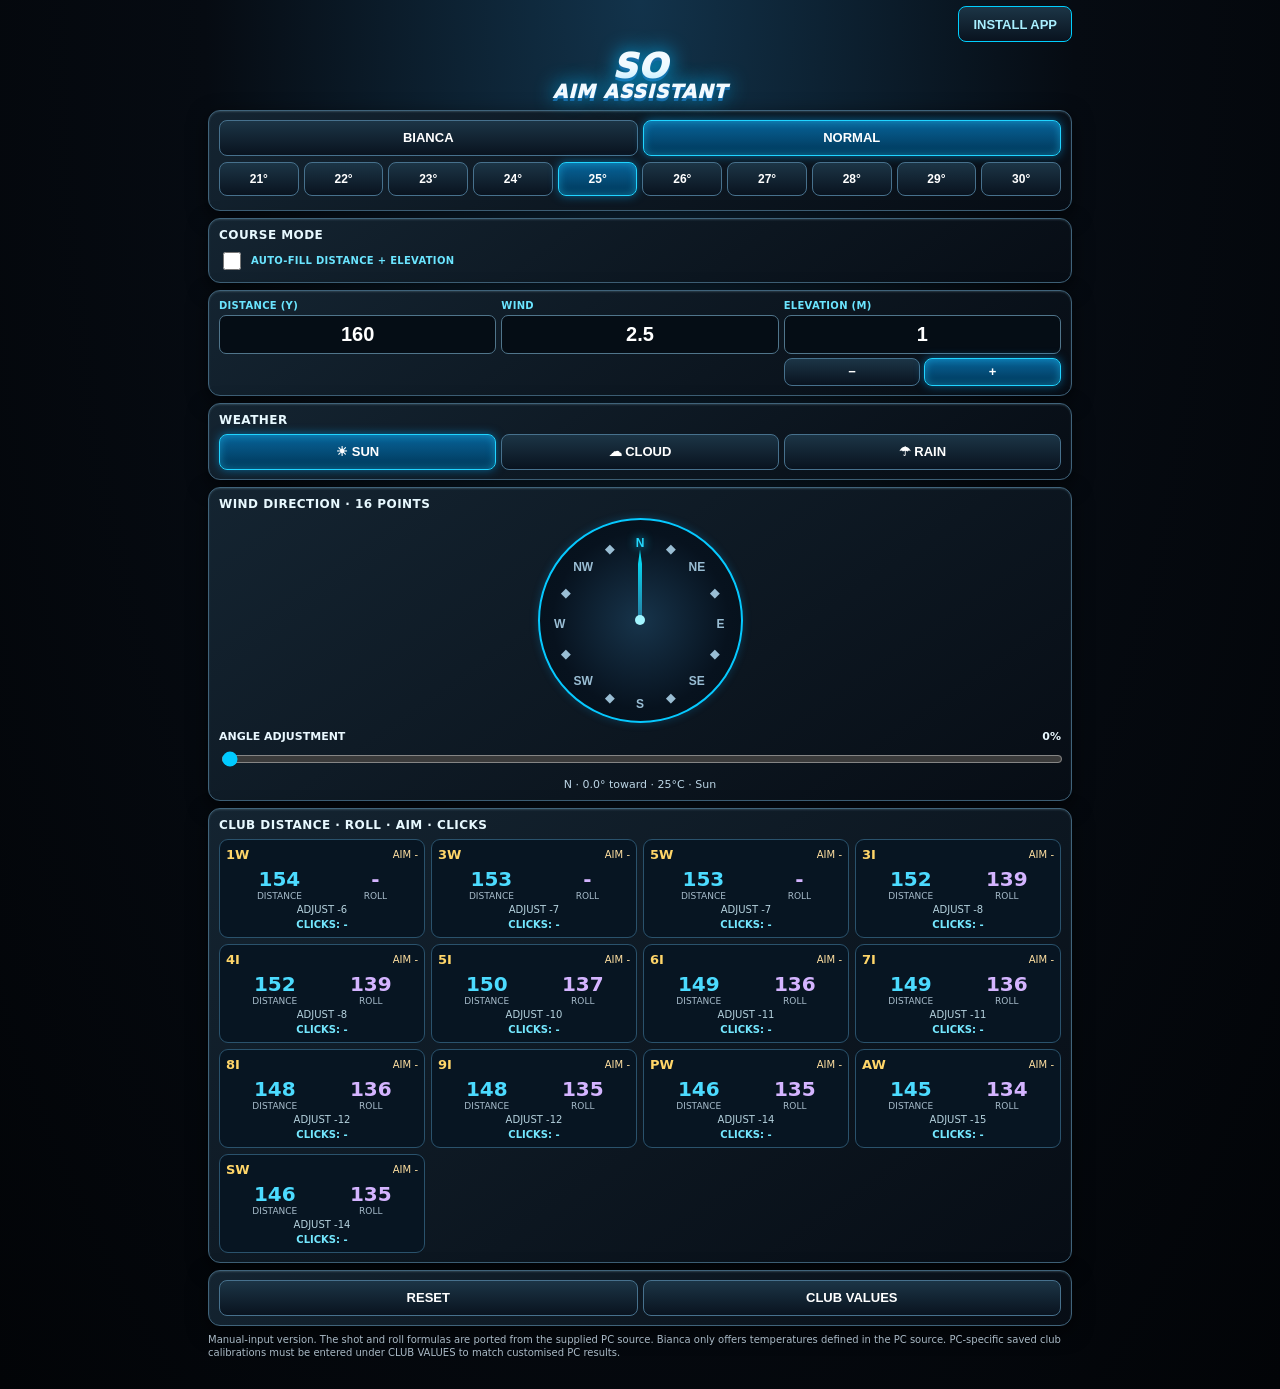
<file: index.html>
<!doctype html><html lang="en"><head><meta charset="utf-8"><meta name="viewport" content="width=device-width,initial-scale=1"><meta name="theme-color" content="#07111b"><title>SO Aim Assistant</title><link rel="manifest" href="./manifest.webmanifest"><link rel="apple-touch-icon" href="./icon-192.png"><meta name="apple-mobile-web-app-capable" content="yes"><meta name="apple-mobile-web-app-status-bar-style" content="black-translucent"><style>
:root{font-family:system-ui,Arial;color:#eaf8ff;background:#050a11}*{box-sizing:border-box}body{margin:0;background:radial-gradient(ellipse at top,#12334b 0%,#060b12 48%,#020407 100%)}main{max-width:680px;margin:auto;padding:14px 12px 50px}.brand{text-align:center;font-weight:1000;font-style:italic;letter-spacing:1px;font-size:clamp(29px,9vw,52px);line-height:1.03;color:#f2faff;text-shadow:0 3px 0 #176eaa,0 0 20px #00baff;margin:15px 0 25px}.brand small{display:block;font-size:.55em}.panel{background:linear-gradient(145deg,#142431,#070d15);border:1px solid #40637a;border-radius:18px;box-shadow:inset 0 1px 2px #7296a64d,0 6px 20px #0009;padding:14px;margin:12px 0}.tabs,.tempgrid,.weather,.inputs,.actions{display:grid;gap:7px}.tabs{grid-template-columns:1fr 1fr}.tempgrid{grid-template-columns:repeat(5,minmax(0,1fr));margin-top:10px}.weather{grid-template-columns:repeat(3,1fr)}button{background:linear-gradient(#1c3546,#09131f);border:1px solid #47718d;border-radius:10px;color:white;padding:11px 4px;font-weight:800;font-size:15px;touch-action:manipulation}button.active{background:linear-gradient(#08649a,#003657);border-color:#20d4ff;box-shadow:inset 0 0 8px #20ceff70,0 0 10px #00aeff80}button:active{transform:scale(.98)}.inputs{grid-template-columns:repeat(3,minmax(0,1fr))}label{font-size:11px;color:#6be5ff;display:block;font-weight:800;letter-spacing:.3px;margin-bottom:7px}input{width:100%;background:#050d15;border:1px solid #50758b;border-radius:9px;color:#fff;font-size:23px;font-weight:800;text-align:center;padding:12px 3px;min-width:0}input:focus{outline:2px solid #17b9ee}.signs{display:flex;gap:5px;margin-top:7px}.signs button{flex:1}.compasswrap{display:flex;justify-content:center}.compass{position:relative;width:min(83vw,320px);aspect-ratio:1;border:3px solid #06c9ff;border-radius:50%;background:radial-gradient(circle,#17344b 0%,#07121e 62%,#04101a 100%);box-shadow:0 0 22px #04a9f85e;overflow:hidden}.point{position:absolute;left:50%;top:50%;width:36px;height:36px;margin:-18px;border:0;background:none;padding:0;color:#9abed4;font-size:15px;box-shadow:none}.point.active{color:#24d9ff;background:none;border:0;box-shadow:none;text-shadow:0 0 10px #00cfff}.needle{position:absolute;left:50%;top:50%;height:35%;width:4px;background:linear-gradient(#00e5ff,#287ca0);transform-origin:center bottom;translate:-50% -100%;pointer-events:none;clip-path:polygon(50% 0,100% 20%,100% 100%,0 100%,0 20%)}.center{position:absolute;left:50%;top:50%;transform:translate(-50%,-50%);width:14px;height:14px;background:#a3f5ff;border-radius:50%;pointer-events:none}.angle{display:flex;justify-content:space-between;align-items:center;margin:13px 0 5px;font-weight:800}.angle input{width:100%;accent-color:#00caff;padding:0}.summary{color:#bcd5e5;font-size:13px;text-align:center;margin-top:8px}.clubgrid{display:grid;grid-template-columns:repeat(2,minmax(0,1fr));gap:8px}.club{padding:11px 9px;border-radius:12px;background:#071522;border:1px solid #2a526c}.clubhead{display:flex;justify-content:space-between;align-items:center}.clubname{font-weight:900;color:#ffd669}.aim{font-size:12px;color:#ffe0a1}.numbers{display:flex;justify-content:space-around;margin-top:9px;text-align:center}.numbers strong{font-size:25px;color:#4cdbff}.numbers .roll{color:#d4b4ff}.numbers small{display:block;color:#a8bdcc;font-size:10px}.clicks{margin-top:7px;text-align:center;font-size:12px;font-weight:900;color:#74e8ff}.adjust{font-size:11px;color:#b5d2de;text-align:center;margin-top:5px}.title{font-weight:900;letter-spacing:1px;margin-bottom:12px;color:#e8f9ff}.actions{grid-template-columns:1fr 1fr}.notice{font-size:12px;color:#a9b9c5;line-height:1.5}.error{color:#ff9c9c;min-height:17px;font-size:12px;margin:8px 0}.settingrow{display:grid;grid-template-columns:40px 1fr 1fr;gap:8px;align-items:center;margin-bottom:7px}.settingrow input{font-size:15px;padding:7px}.settingrow label{margin:0}.secondary{color:#7ee7ff;text-decoration:underline;background:none;border:0;box-shadow:none}.hidden{display:none}.coursecontrols{display:grid;grid-template-columns:1fr 1fr;gap:8px;margin:10px 0}.coursecontrols select{width:100%;background:#071522;color:#fff;border:1px solid #47718d;border-radius:9px;padding:10px;font-size:14px}.coursebuttons{display:grid;grid-template-columns:1fr 1.4fr 1fr;gap:8px;align-items:center;text-align:center}.coursebuttons strong{color:#79e9ff}.coursemode{display:flex;gap:10px;align-items:center}.coursemode input{width:20px;height:20px;accent-color:#00caff}.coursemode label{margin:0}.coursecontrols select:disabled,.coursebuttons button:disabled{opacity:.4}@media(max-width:350px){.clubgrid{gap:5px}.club{padding:8px 5px}.numbers strong{font-size:20px}}

/* Compact phone-first layout: display only; calculation logic unchanged. */
html{-webkit-text-size-adjust:100%}
main{width:100%;max-width:1000px;padding:6px 8px 24px}
.brand{font-size:clamp(22px,6vw,34px);margin:3px 0 8px;line-height:1}
.panel{padding:9px 10px;margin:7px 0;border-radius:12px}
.title{font-size:12px;letter-spacing:.45px;margin-bottom:7px}
button{min-height:36px;padding:7px 4px;font-size:13px;border-radius:8px}
.tabs,.tempgrid,.weather,.inputs,.actions{gap:5px}
.tempgrid{margin-top:6px;grid-template-columns:repeat(10,minmax(0,1fr))}
.tempgrid button{min-width:0;padding:6px 0;font-size:12px;min-height:34px}
label{font-size:10px;margin-bottom:4px}
input{font-size:20px;padding:7px 3px;border-radius:7px}
.signs{margin-top:4px;gap:4px}.signs button{min-height:28px;padding:3px}
.error{margin:2px 0;min-height:0;font-size:11px}.error:empty{display:none}
.compass{width:min(47vw,205px);border-width:2px;box-shadow:0 0 9px #04a9f840}
.point{width:29px;height:29px;margin:-14.5px;font-size:12px}
.center{width:10px;height:10px}
.angle{margin:7px 0 2px;font-size:11px}
#angle{height:24px;padding:0;accent-color:#00caff}
.summary{margin-top:3px;font-size:11px}
.clubgrid{grid-template-columns:repeat(3,minmax(0,1fr));gap:6px}
.club{padding:7px 6px;border-radius:9px;min-width:0}
.clubname{font-size:13px}.aim{font-size:10px}
.numbers{margin-top:5px}.numbers strong{font-size:20px}.numbers small{font-size:9px}
.clicks{margin-top:4px;font-size:10px}.adjust{margin-top:3px;font-size:10px}
.coursecontrols{gap:6px;margin:7px 0}.coursecontrols select{padding:7px 5px;font-size:13px}
.coursebuttons{gap:5px}.coursebuttons strong{font-size:12px}
.coursemode{gap:7px}.coursemode input{width:18px;height:18px}
.notice{font-size:10px;line-height:1.35;margin:5px 0}
.settingrow{gap:5px}.settingrow input{font-size:13px;padding:5px}
@media(min-width:700px){main{max-width:880px}.compass{width:205px}.clubgrid{grid-template-columns:repeat(4,minmax(0,1fr))}}
@media(max-width:390px){.tempgrid{grid-template-columns:repeat(5,minmax(0,1fr))}.clubgrid{grid-template-columns:repeat(2,minmax(0,1fr))}.compass{width:min(52vw,190px)}.numbers strong{font-size:21px}}
@media(max-width:330px){.panel{padding:8px}.club{padding:6px 5px}.aim{font-size:9px}.numbers strong{font-size:19px}}
 .installbar{display:flex;justify-content:flex-end;gap:7px;margin:0 0 7px}.installbar button{padding:8px 14px;border-color:#00cfff;color:#a9efff;font-size:13px}.installhelp{font-size:11px;color:#a8cbdc;margin:0 0 7px;text-align:right} </style></head><body><main><div class="installbar"><button id="installApp" type="button">INSTALL APP</button></div><div id="installHelp" class="installhelp hidden"></div><div class="brand">SO <small>AIM ASSISTANT</small></div><section class="panel"><div class="tabs"><button id="bianca">BIANCA</button><button id="normal" class="active">NORMAL</button></div><div id="tempgrid" class="tempgrid"></div><p class="notice" id="tempnote"></p></section><section class="panel"><div class="title">COURSE MODE</div><div class="coursemode"><input type="checkbox" id="courseEnabled"><label for="courseEnabled">AUTO-FILL DISTANCE + ELEVATION</label></div><div id="coursePanel" class="hidden"><div class="tabs" id="difficultyTabs"><button data-difficulty="Easy" class="active">EASY</button><button data-difficulty="Medium">MEDIUM</button><button data-difficulty="Hard">HARD</button></div><div class="coursecontrols"><div><label for="courseSelect">COURSE</label><select id="courseSelect"></select></div><div><label for="pinSelect">PIN POSITION</label><select id="pinSelect"><option value="0">PIN 1</option><option value="1">PIN 2</option><option value="2">PIN 3</option><option value="3">PIN 4</option><option value="4">PIN 5</option></select></div></div><div class="coursebuttons"><button id="prevHole">◀ PREV</button><strong id="holeLabel">HOLE 1 / 18</strong><button id="nextHole">NEXT ▶</button></div><p class="notice">Reference distances and elevations from the PC course database. You can still adjust either value manually.</p></div></section><section class="panel"><div class="inputs"><div><label for="distance">DISTANCE (Y)</label><input id="distance" type="text" inputmode="decimal" value="160"></div><div><label for="wind">WIND</label><input id="wind" type="text" inputmode="decimal" value="2.5"></div><div><label for="elevation">ELEVATION (M)</label><input id="elevation" type="text" inputmode="decimal" value="1"><div class="signs"><button id="minus">−</button><button id="plus" class="active">+</button></div></div></div><div class="error" id="error"></div></section><section class="panel"><div class="title">WEATHER</div><div class="weather"><button data-weather="0" class="active">☀ SUN</button><button data-weather="-7">☁ CLOUD</button><button data-weather="-14">☂ RAIN</button></div></section><section class="panel"><div class="title">WIND DIRECTION · 16 POINTS</div><div class="compasswrap"><div class="compass" id="compass"><div class="needle" id="needle"></div><div class="center"></div></div></div><div class="angle"><span>ANGLE ADJUSTMENT</span><span id="angleLabel">0%</span></div><input type="range" id="angle" min="0" max="50" step="1" value="0"><div class="summary" id="summary"></div></section><section class="panel"><div class="title">CLUB DISTANCE · ROLL · AIM · CLICKS</div><div class="clubgrid" id="clubs"></div></section><section class="panel"><div class="actions"><button id="reset">RESET</button><button id="values">CLUB VALUES</button></div><div id="settings" class="hidden"><p class="notice">Edit HEAD and TAIL percentages to match the VALUES settings on your PC. Changes save on this phone.</p><div class="settingrow"><label>CLUB</label><label>TAIL %</label><label>HEAD %</label></div><div id="settingrows"></div><button id="defaults">RESTORE DEFAULT VALUES</button></div></section><p class="notice">Manual-input version. The shot and roll formulas are ported from the supplied PC source. Bianca only offers temperatures defined in the PC source. PC-specific saved club calibrations must be entered under CLUB VALUES to match customised PC results.</p></main><script>
'use strict';
const defaults=[['1W',1.6,2.3,1.4,0],['3W',1.7,2.5,1.35,0],['5W',1.8,2.7,1.15,0],['3I',1.9,2.8,1.3,7],['4I',2.1,2.9,1.25,7],['5I',2.5,3.1,1.1,7],['6I',2.7,3.2,1,7],['7I',2.8,3.4,.95,7],['8I',2.9,3.5,.85,7],['9I',3.1,3.8,.85,7],['PW',3.6,3.9,1/1.4,6],['AW',3.8,4,1/1.6,6],['SW',3.5,4.1,1/1.9,6]];
const factors={21:-1,22:-.75,23:-.5,24:-.25,25:0,26:.2,27:.4,28:.6,29:.8,30:1,'-1':-11,'-2':-11.75,'-3':-12.5,'-4':-13.25,'-5':-14};
const names=['N','NNE','NE','ENE','E','ESE','SE','SSE','S','SSW','SW','WSW','W','WNW','NW','NNW'];
const courseData={"Easy | ALFHEIM":[[[458.0,-0.7],[459.0,-0.8],[452.0,-0.7],[446.0,-0.7],[447.0,-0.6]],[[454.0,2.3],[452.0,2.3],[448.0,2.3],[442.0,2.4],[440.0,2.4]],[[223.0,-0.3],[222.0,-0.3],[214.0,-0.3],[207.0,-0.4],[205.0,-4.0]],[[581.0,6.9],[578.0,7.0],[574.0,6.9],[570.0,7.1],[568.0,7.0]],[[454.0,-2.7],[455.0,-2.7],[450.0,-2.7],[444.0,-2.6],[443.0,-2.6]],[[520.0,-0.3],[520.0,-0.3],[516.0,-0.4],[513.0,-0.3],[511.0,-0.4]],[[207.0,0.6],[209.0,0.6],[198.0,0.7],[189.0,0.6],[190.0,0.7]],[[529.0,-2.0],[529.0,-2.0],[524.0,-2.0],[520.0,-2.0],[517.0,-2.0]],[[413.0,-0.7],[413.0,-0.6],[406.0,-0.7],[400.0,-0.7],[399.0,-0.6]],[[506.0,-0.9],[508.0,-0.9],[499.0,-1.0],[490.0,-1.0],[491.0,-0.9]],[[580.0,-2.0],[580.0,-2.1],[572.0,-2.1],[565.0,-2.1],[564.0,-2.2]],[[255.0,-0.3],[254.0,-0.3],[248.0,-0.3],[242.0,-3.0],[242.0,-0.3]],[[487.0,-3.4],[486.0,-3.4],[479.0,-3.3],[475.0,-3.3],[471.0,-3.2]],[[614.0,1.6],[616.0,1.6],[608.0,1.6],[598.0,1.5],[596.0,1.5]],[[531.0,-3.1],[532.0,-3.1],[526.0,-3.1],[522.0,-3.8],[523.0,-3.1]],[[489.0,0.0],[488.0,-0.2],[483.0,-0.2],[480.0,-0.1],[480.0,-0.2]],[[271.0,-0.2],[272.0,-0.2],[264.0,-0.2],[260.0,-0.1],[259.0,-0.2]],[[372.0,0.1],[371.0,0.1],[368.0,0.0],[366.0,-0.1],[365.0,0.0]]],"Easy | SOSORI":[[[499.0,-16.9],[502.0,-16.9],[492.0,-17.0],[488.0,-17.0],[496.0,-16.9]],[[504.0,-2.5],[503.0,-2.4],[498.0,-2.5],[494.0,-2.5],[497.0,-2.4]],[[587.0,-8.2],[589.0,-8.1],[577.0,-8.1],[578.0,-8.1],[570.0,-7.9]],[[343.0,4.8],[350.0,4.9],[350.0,4.7],[327.0,4.8],[317.0,4.8]],[[498.0,-1.6],[491.0,-1.3],[481.0,-1.0],[478.0,-0.9],[483.0,-1.0]],[[590.0,-2.0],[600.0,-2.1],[593.0,-2.1],[574.0,-2.1],[583.0,-2.1]],[[531.0,-1.8],[531.0,-1.8],[539.0,-1.8],[523.0,-1.9],[523.0,-2.0]],[[244.0,-2.6],[243.0,-2.6],[238.0,-2.7],[231.0,-2.6],[239.0,-2.6]],[[604.0,-5.1],[607.0,-5.0],[616.0,-5.0],[595.0,-5.2],[592.0,-5.2]],[[487.0,-3.5],[495.0,-3.5],[488.0,-3.5],[479.0,-3.5],[490.0,-3.5]],[[458.0,-28.9],[464.0,-29.0],[453.0,-29.0],[458.0,-29.0],[451.0,-29.0]],[[651.0,-17.7],[644.0,-17.7],[639.0,-17.7],[640.0,-17.7],[637.0,-17.7]],[[698.0,-13.9],[697.0,-14.0],[689.0,-14.0],[687.0,-14.0],[686.0,-14.0]],[[526.0,0.3],[537.0,0.3],[533.0,0.3],[540.0,0.3],[530.0,0.3]],[[484.0,-1.7],[489.0,-1.7],[487.0,-1.6],[491.0,-1.6],[485.0,-1.6]],[[552.0,-17.7],[547.0,-17.7],[552.0,-17.9],[547.0,-17.9],[550.0,-18.0]],[[251.0,6.2],[247.0,6.1],[252.0,6.2],[250.0,6.2],[245.0,6.1]],[[237.0,-9.6],[237.0,-9.6],[235.0,-9.7],[233.0,-9.7],[233.0,-9.7]]],"Easy | NAMCHON":[[[492.0,-1.1],[498.0,-1.0],[508.0,-0.7],[508.0,-0.7],[502.0,-0.8]],[[366.0,0.3],[368.0,0.4],[380.0,0.3],[383.0,0.4],[373.0,0.4]],[[397.0,-2.2],[411.0,-2.1],[403.0,-2.0],[401.0,-1.9],[392.0,-2.1]],[[160.0,-16.3],[181.0,-16.2],[175.0,-16.0],[157.0,-16.1],[168.0,-16.1]],[[512.0,-1.7],[525.0,-1.6],[517.0,-1.6],[523.0,-1.6],[512.0,-1.8]],[[388.0,-0.8],[384.0,-0.7],[373.0,-0.5],[366.0,-0.8],[373.0,-0.5]],[[385.0,-1.1],[383.0,-1.2],[373.0,-1.3],[362.0,-1.5],[362.0,-0.9]],[[193.0,-6.5],[207.0,-6.7],[203.0,-6.4],[176.0,-6.9],[180.0,-6.9]],[[353.0,2.3],[346.0,2.4],[345.0,2.3],[336.0,2.5],[332.0,2.4]],[[364.0,0.2],[361.0,0.1],[354.0,0.0],[344.0,0.2],[342.0,0.1]],[[342.0,-8.3],[336.0,-8.4],[332.0,-8.4],[323.0,-8.3],[326.0,-8.3]],[[191.0,-2.6],[187.0,-2.5],[181.0,-2.4],[169.0,-2.6],[166.0,-2.4]],[[349.0,0.0],[347.0,0.1],[339.0,0.3],[330.0,0.1],[328.0,0.3]],[[137.0,-11.9],[133.0,-12.0],[130.0,-12.0],[119.0,-12.0],[116.0,-12.0]],[[524.0,-2.3],[520.0,-2.4],[509.0,-2.3],[497.0,-2.2],[494.0,-2.5]],[[373.0,11.3],[378.0,11.4],[370.0,11.4],[371.0,10.8],[363.0,10.7]],[[464.0,-11.2],[473.0,-11.2],[464.0,-11.0],[457.0,-11.0],[452.0,-11.0]],[[394.0,3.0],[391.0,3.1],[380.0,3.2],[365.0,3.1],[366.0,3.0]]],"Easy | MIDAS":[[[410.0,17.9],[391.0,17.8],[359.0,16.6],[403.0,17.9],[405.0,17.9]],[[234.0,0.4],[230.0,0.3],[227.0,0.4],[217.0,0.5],[217.0,0.3]],[[400.0,18.1],[393.0,18.1],[392.0,18.1],[384.0,18.1],[387.0,18.1]],[[393.0,-12.8],[392.0,-13.0],[383.0,-13.1],[381.0,-12.9],[387.0,-12.9]],[[540.0,-0.7],[537.0,-0.6],[532.0,-0.8],[526.0,-0.7],[531.0,-0.7]],[[375.0,17.6],[376.0,17.6],[367.0,17.5],[368.0,17.5],[371.0,17.5]],[[200.0,-9.5],[199.0,-9.5],[186.0,-9.6],[190.0,-9.5],[193.0,-9.5]],[[563.0,-7.2],[553.0,-7.2],[559.0,-7.1],[545.0,-7.3],[555.0,-7.2]],[[426.0,-13.6],[419.0,-13.6],[416.0,-13.3],[410.0,-13.4],[417.0,-13.4]],[[425.0,-10.6],[426.0,-10.5],[411.0,-10.2],[418.0,-10.4],[421.0,-10.4]],[[554.0,5.5],[553.0,5.5],[541.0,5.1],[541.0,5.2],[546.0,5.1]],[[194.0,-13.2],[191.0,-13.3],[184.0,-13.2],[180.0,-13.3],[186.0,-13.3]],[[353.0,16.2],[348.0,16.2],[352.0,16.2],[343.0,16.2],[350.0,16.2]],[[544.0,12.7],[541.0,12.8],[527.0,12.6],[527.0,12.7],[534.0,12.7]],[[416.0,-5.7],[427.0,-5.4],[419.0,-5.4],[409.0,-5.6],[408.0,-5.7]],[[179.0,-10.7],[177.0,-10.7],[170.0,-10.9],[184.0,-10.7],[178.0,-11.0]],[[340.0,12.2],[339.0,12.1],[326.0,11.6],[321.0,11.7],[327.0,11.8]],[[444.0,-4.5],[452.0,-4.7],[442.0,-4.6],[436.0,-4.6],[444.0,-4.6]]],"Medium | WATTSU":[[[423.0,4.0],[417.0,3.9],[410.0,3.7],[408.0,3.7],[419.0,4.2]],[[449.0,-1.3],[456.0,-1.2],[460.0,-1.2],[437.0,-1.6],[443.0,-1.5]],[[156.0,0.0],[158.0,0.2],[148.0,0.2],[163.0,0.5],[156.0,0.1]],[[375.0,2.1],[377.0,1.9],[366.0,1.9],[383.0,2.3],[377.0,2.1]],[[617.0,26.0],[607.0,25.8],[606.0,26.0],[625.0,26.5],[629.0,26.2]],[[441.0,5.5],[438.0,5.4],[433.0,5.4],[452.0,5.8],[447.0,5.4]],[[434.0,1.3],[447.0,1.9],[440.0,1.5],[423.0,1.0],[431.0,1.3]],[[223.0,-1.4],[225.0,-1.4],[235.0,-1.2],[213.0,-1.4],[223.0,-1.3]],[[544.0,0.1],[547.0,0.0],[538.0,-0.2],[533.0,-0.5],[529.0,-0.5]],[[412.0,-2.5],[418.0,-2.3],[419.0,-2.3],[402.0,-2.4],[407.0,-2.5]],[[225.0,-10.6],[231.0,-10.7],[235.0,-10.5],[215.0,-10.6],[224.0,-10.6]],[[531.0,-0.5],[539.0,-0.4],[531.0,-0.8],[525.0,-0.4],[520.0,-0.5]],[[429.0,10.9],[435.0,11.2],[441.0,11.3],[420.0,11.0],[428.0,11.1]],[[354.0,4.4],[352.0,4.5],[345.0,4.6],[361.0,4.4],[358.0,4.5]],[[430.0,-1.5],[421.0,-1.2],[426.0,-1.3],[436.0,-1.5],[439.0,-1.4]],[[167.0,-0.8],[173.0,-0.6],[176.0,-0.6],[172.0,-0.7],[162.0,-0.8]],[[586.0,-1.0],[596.0,-0.7],[598.0,-1.0],[579.0,-1.1],[581.0,-0.8]],[[416.0,2.9],[418.0,2.9],[408.0,3.1],[401.6,2.9],[400.0,2.9]]],"Medium | VOLCANO":[[[427.0,-4.3],[432.0,-4.4],[423.0,-4.5],[433.0,-4.3],[424.0,-4.3]],[[225.0,5.0],[220.0,4.9],[218.0,4.9],[218.0,5.0],[211.0,4.8]],[[452.0,-5.8],[469.0,-5.8],[451.0,-5.8],[469.0,-5.9],[461.0,-5.8]],[[396.0,-7.6],[390.0,-7.7],[392.0,-7.7],[394.0,-7.6],[387.4,-7.6]],[[421.0,-1.4],[414.0,-1.6],[412.0,-1.5],[416.0,-1.5],[425.0,-1.5]],[[563.0,-9.9],[542.0,-9.9],[561.0,-5.7],[556.0,-9.9],[554.0,-9.9]],[[231.0,4.5],[229.0,4.4],[227.0,4.5],[229.0,4.4],[232.0,4.5]],[[556.0,-7.8],[562.0,-7.8],[556.0,-7.8],[549.0,-7.9],[544.0,-7.8]],[[420.0,-28.9],[428.0,-28.7],[423.0,-28.8],[424.0,-28.8],[418.0,-28.8]],[[420.0,13.1],[404.0,13.2],[428.0,13.0],[406.0,13.2],[411.0,13.0]],[[387.0,-5.6],[382.0,-5.6],[377.0,-5.6],[373.0,-5.7],[369.0,-5.7]],[[370.0,16.3],[365.0,16.4],[362.0,16.3],[365.0,16.3],[370.0,16.4]],[[543.0,-20.5],[537.0,-20.5],[534.0,-20.5],[535.0,-20.5],[538.0,-20.5]],[[544.0,-2.7],[538.0,-2.7],[539.0,-2.7],[539.0,-2.7],[535.0,-2.7]],[[395.0,-21.1],[390.0,-21.1],[386.0,-21.1],[390.0,-21.0],[390.0,-21.0]],[[189.0,5.8],[187.0,5.8],[184.0,5.8],[183.0,5.7],[181.0,5.7]],[[186.0,-1.1],[181.0,-1.2],[183.0,-1.1],[186.0,-1.1],[181.0,-1.1]],[[350.0,-9.1],[346.5,-9.1],[341.0,-9.1],[331.0,-9.1],[328.0,-9.1]]],"Medium | TOKEN":[[[501.0,-1.7],[500.0,-2.0],[493.0,-2.0],[486.0,-2.0],[488.0,-1.8]],[[415.0,-3.7],[412.0,-4.0],[403.0,-4.1],[397.0,-4.1],[393.0,-4.1]],[[207.0,-0.2],[203.0,0.2],[203.0,-0.3],[215.0,0.1],[213.0,0.1]],[[497.0,-1.5],[512.0,-1.3],[506.0,-1.5],[493.0,-1.8],[488.0,-1.8]],[[391.0,-1.6],[385.0,-1.7],[378.0,-2.4],[372.0,-3.1],[364.0,-2.7]],[[211.0,-10.0],[211.0,-10.0],[203.0,-10.0],[198.0,-10.0],[197.0,-10.0]],[[428.0,4.3],[430.0,4.5],[422.0,4.3],[412.0,3.5],[408.0,3.1]],[[378.0,1.5],[371.0,1.2],[379.0,1.4],[387.0,1.6],[374.0,1.3]],[[383.0,-17.0],[375.0,-17.0],[380.0,-17.0],[372.0,-17.5],[367.0,-17.0]],[[417.0,2.1],[422.0,2.2],[412.0,1.8],[405.0,2.0],[400.0,2.0]],[[389.0,11.0],[385.0,11.0],[380.0,10.5],[373.0,9.8],[374.0,9.6]],[[567.0,-12.5],[563.0,-12.0],[557.0,-12.0],[549.0,-13.0],[544.0,-13.0]],[[222.0,-5.1],[217.0,-4.9],[210.0,-4.6],[201.0,-5.0],[204.0,-4.9]],[[405.0,-6.6],[402.0,-6.5],[394.0,-7.2],[388.0,-7.2],[382.0,-7.8]],[[361.0,-3.7],[365.0,-3.5],[360.0,-3.5],[355.0,-3.8],[351.0,-3.2]],[[186.0,-1.8],[184.0,-2.1],[176.0,-2.1],[169.0,-2.0],[168.0,-2.3]],[[454.0,-8.1],[449.0,-7.6],[445.0,-8.1],[438.0,-8.1],[434.0,-8.1]],[[402.0,-21.0],[407.0,-20.5],[398.0,-21.0],[396.0,-21.0],[389.0,-21.0]]],"Medium | FENSALIR":[[[427.0,5.1],[417.0,4.9],[429.0,5.1],[434.0,5.2],[425.0,5.0]],[[341.0,16.8],[349.0,17.0],[347.0,17.0],[331.0,16.6],[335.0,16.7]],[[534.0,12.3],[539.0,12.3],[537.0,12.7],[527.0,12.2],[525.0,11.9]],[[406.0,18.3],[401.0,18.1],[400.0,18.1],[408.0,18.4],[410.0,18.5]],[[142.0,9.4],[143.0,9.4],[146.0,9.3],[140.0,9.4],[138.0,9.4]],[[388.0,12.8],[391.0,12.8],[382.0,12.8],[391.0,12.8],[382.0,12.8]],[[418.0,15.4],[410.0,15.3],[420.0,15.4],[412.0,15.2],[424.0,15.5]],[[583.0,-11.4],[588.0,-11.4],[575.0,-11.3],[583.0,-11.3],[580.0,-11.5]],[[221.0,0.2],[222.0,0.2],[221.0,0.2],[213.0,0.2],[231.0,0.2]],[[376.0,4.8],[378.0,4.9],[389.0,4.9],[369.0,4.7],[383.0,4.9]],[[475.0,-2.6],[481.0,-2.6],[471.0,-2.7],[469.0,-2.6],[479.0,-2.5]],[[542.0,10.0],[551.0,10.2],[547.0,9.9],[551.0,10.2],[540.0,10.0]],[[216.0,0.6],[214.0,0.6],[223.0,0.6],[214.0,0.6],[224.0,0.6]],[[479.0,4.6],[477.0,4.5],[485.0,4.6],[484.0,4.6],[476.0,4.6]],[[430.0,21.3],[426.0,21.3],[434.0,21.4],[427.0,21.5],[434.0,21.6]],[[192.0,5.6],[199.0,5.6],[192.0,5.3],[186.0,5.6],[192.0,5.6]],[[428.0,-5.9],[428.0,-6.0],[431.0,-5.9],[420.0,-6.1],[418.0,-6.2]],[[615.0,-3.8],[624.0,-4.0],[618.0,-4.0],[611.0,-3.9],[611.0,-3.8]]],"Medium | GLADSHEIM":[[[444.7,10.9],[443.0,10.9],[455.0,10.8],[445.0,11.0],[434.0,10.8]],[[419.0,11.7],[427.0,11.8],[417.0,11.9],[406.0,11.5],[418.0,11.7]],[[616.0,7.3],[623.0,7.5],[612.0,7.3],[618.0,7.3],[613.0,7.3]],[[208.0,-10.6],[214.0,-10.4],[206.0,-10.6],[203.0,-10.7],[207.0,-10.6]],[[447.0,1.3],[453.0,1.3],[435.0,1.3],[433.0,1.2],[459.0,1.3]],[[416.0,-2.1],[404.0,-2.1],[422.0,-2.0],[422.0,-1.9],[411.0,-2.1]],[[234.0,0.0],[233.0,-0.1],[235.0,0.0],[243.0,0.0],[242.0,0.0]],[[410.0,7.3],[417.0,7.4],[405.0,7.2],[410.0,7.4],[418.0,7.4]],[[688.0,-0.3],[697.0,-0.2],[677.0,-0.4],[671.0,-0.4],[699.0,-0.1]],[[403.0,3.9],[412.0,4.0],[397.0,3.9],[391.0,3.8],[409.0,4.0]],[[195.0,-12.2],[184.0,-12.4],[201.0,-12.5],[202.0,-12.4],[187.0,-12.5]],[[459.0,-0.2],[461.0,-0.2],[465.0,-0.2],[464.0,-0.1],[452.0,-0.1]],[[425.0,6.4],[431.0,6.2],[435.0,6.3],[421.0,6.2],[416.0,6.2]],[[619.0,-0.2],[625.0,-0.2],[611.0,-0.4],[607.0,-0.2],[626.0,-0.1]],[[216.0,4.9],[219.0,4.9],[213.0,4.5],[211.0,4.9],[219.0,4.9]],[[407.0,3.4],[412.0,3.5],[400.0,3.4],[402.0,3.5],[415.0,3.5]],[[406.0,2.6],[427.0,2.4],[420.0,2.5],[399.0,2.5],[405.0,2.6]],[[606.0,5.4],[615.0,5.4],[614.0,5.2],[598.0,5.3],[600.0,5.4]]],"Medium | HELA":[[[434.0,-0.9],[433.0,-1.1],[423.0,-1.0],[424.0,-1.0],[428.0,-0.9]],[[650.0,6.8],[626.0,6.8],[636.0,7.0],[667.0,6.8],[640.0,7.0]],[[214.0,-13.0],[221.0,-13.0],[220.0,-13.0],[208.0,-13.0],[210.0,-13.0]],[[445.0,-0.3],[443.0,0.0],[433.0,-0.1],[430.0,0.1],[434.0,0.0]],[[402.0,-1.6],[396.0,-1.8],[386.0,-1.4],[381.0,-1.8],[395.0,-1.8]],[[454.0,6.4],[456.0,6.3],[447.0,6.2],[445.0,6.0],[450.0,6.3]],[[610.0,-1.6],[607.0,-1.6],[596.0,-1.9],[596.0,-1.6],[600.0,-1.6]],[[456.0,-1.7],[453.0,-1.7],[442.0,-1.9],[447.0,-1.6],[443.0,-1.7]],[[181.0,-1.2],[182.0,-1.0],[169.0,-1.3],[169.0,-1.5],[175.0,-1.3]],[[452.0,-10.0],[452.0,-10.0],[443.0,-10.4],[437.0,-11.0],[447.0,-10.5]],[[429.0,-1.3],[426.0,-1.4],[413.0,-1.4],[415.0,-1.3],[422.0,-1.3]],[[605.0,2.3],[604.0,2.5],[595.0,2.4],[593.0,2.2],[600.0,2.3]],[[372.0,2.3],[377.0,2.4],[375.0,2.3],[368.0,2.6],[372.0,2.4]],[[230.0,2.9],[222.0,2.3],[223.0,2.9],[213.0,1.9],[220.0,2.3]],[[413.0,0.0],[412.0,0.1],[401.0,-0.1],[400.0,-0.3],[404.0,0.0]],[[371.0,-1.2],[365.0,-1.1],[356.0,-1.2],[345.0,-1.0],[345.0,-1.0]],[[588.0,-4.6],[590.0,-4.5],[579.0,-4.5],[578.0,-4.6],[583.0,-4.5]],[[150.0,-1.1],[150.0,-1.0],[143.0,-1.1],[137.0,-1.2],[143.0,-1.1]]],"Medium | FORNEUS":[[[501.0,-1.1],[504.0,-1.3],[508.0,-1.2],[500.0,-1.0],[494.0,-1.2]],[[253.0,1.8],[259.0,1.8],[260.0,1.8],[248.0,1.8],[249.0,1.8]],[[448.0,9.5],[452.0,9.8],[451.0,9.5],[442.0,9.4],[441.0,9.1]],[[548.0,10.7],[541.0,11.2],[552.0,11.1],[553.0,11.0],[542.0,10.3]],[[203.0,2.6],[209.0,2.5],[210.0,2.7],[196.0,2.5],[196.0,2.7]],[[431.0,6.3],[437.0,6.2],[440.0,6.4],[423.0,6.4],[418.0,6.5]],[[614.0,5.7],[615.0,5.6],[602.0,5.7],[622.0,5.3],[609.0,5.8]],[[383.0,1.1],[388.0,1.0],[390.0,1.3],[378.0,1.0],[378.0,1.1]],[[383.0,-5.5],[392.0,-5.7],[390.0,-5.5],[376.0,-5.5],[372.0,-5.2]],[[216.0,-1.0],[209.0,-0.9],[207.0,-1.2],[222.0,-0.8],[222.0,-0.9]],[[436.0,-0.9],[443.0,-0.7],[440.0,-0.8],[433.0,-1.1],[425.0,-1.4]],[[381.0,-12.0],[385.0,-12.0],[389.0,-12.0],[373.0,-12.0],[379.0,-12.0]],[[563.0,-1.2],[571.0,-1.2],[570.0,-0.9],[556.0,-1.2],[556.0,-0.9]],[[395.0,1.2],[399.0,1.2],[402.0,1.0],[387.0,1.3],[384.0,1.4]],[[273.0,7.1],[276.0,7.0],[278.0,7.2],[269.0,7.1],[271.0,7.2]],[[515.0,-1.0],[523.0,-1.0],[520.0,-1.2],[508.0,-1.0],[504.0,-1.2]],[[450.0,4.7],[455.0,4.5],[458.0,4.4],[442.0,5.0],[439.0,5.0]],[[576.0,4.3],[584.0,4.8],[582.0,4.7],[572.0,4.4],[564.0,3.9]]],"Medium | HYUNDAI":[[[483.0,1.1],[490.0,1.2],[496.0,1.3],[498.0,1.4],[497.0,1.1]],[[446.0,0.8],[451.0,0.7],[454.0,1.0],[450.0,0.7],[444.0,0.5]],[[291.0,-1.8],[295.0,-1.8],[298.0,-1.8],[297.0,-1.7],[296.0,-1.7]],[[401.0,1.1],[407.0,1.1],[411.0,1.0],[411.0,0.2],[399.0,0.4]],[[544.0,-1.2],[546.0,-1.4],[539.0,-1.4],[532.0,-1.4],[522.0,-1.4]],[[212.0,-1.1],[220.0,-1.2],[217.0,-1.7],[212.0,-1.6],[206.0,-1.3]],[[531.0,2.4],[531.0,2.3],[526.0,2.2],[518.0,2.3],[510.0,2.6]],[[500.0,1.1],[509.0,1.2],[504.0,0.8],[497.0,0.7],[490.0,0.9]],[[563.0,1.4],[563.0,1.4],[549.0,1.9],[551.0,1.4],[547.0,0.8]],[[403.0,1.8],[408.0,1.8],[408.0,1.8],[404.0,1.5],[406.0,1.4]],[[496.0,0.0],[504.0,-0.2],[503.0,-0.2],[496.0,0.1],[487.0,0.4]],[[243.0,-0.6],[249.0,-0.5],[247.0,-0.7],[240.0,-0.8],[232.0,-0.8]],[[513.0,2.5],[522.0,2.2],[527.0,2.2],[529.0,2.1],[525.0,2.0]],[[640.0,-1.9],[636.0,-1.9],[619.0,-2.2],[618.0,-1.8],[613.0,-2.2]],[[475.0,0.6],[487.0,0.4],[492.0,0.3],[486.0,0.6],[479.0,0.5]],[[507.0,1.0],[517.0,0.6],[525.0,0.3],[530.0,0.3],[533.0,0.3]],[[157.0,-0.6],[163.0,-0.4],[170.0,-0.6],[175.0,-0.5],[181.0,-0.4]],[[520.0,-0.9],[516.0,-0.9],[509.0,-0.6],[503.0,-0.6],[502.0,-0.6]]],"Medium | SKY 72":[[[441.0,-3.6],[445.6,-3.6],[451.0,-3.7],[457.0,-3.4],[461.0,-2.8]],[[384.5,-14.1],[373.0,-14.3],[372.0,-13.7],[377.0,-13.7],[381.0,-13.8]],[[530.0,-0.4],[538.0,-0.5],[547.0,-0.4],[541.0,-0.2],[537.0,-0.4]],[[184.0,-2.4],[184.0,-2.4],[183.0,-2.3],[195.0,-2.1],[199.0,-2.4]],[[387.0,0.3],[395.0,0.2],[402.0,0.2],[410.0,-0.2],[417.0,0.0]],[[571.0,4.6],[574.0,4.6],[571.0,4.5],[571.0,4.4],[586.0,4.9]],[[517.0,-11.5],[525.0,-11.2],[540.0,-11.2],[537.0,-11.6],[538.0,-11.3]],[[164.0,-1.2],[168.0,-1.6],[178.0,-1.4],[171.0,-1.4],[184.0,-1.4]],[[439.0,-5.1],[451.0,-5.1],[450.0,-5.0],[442.0,-5.2],[458.0,-5.1]],[[537.0,-0.4],[546.0,-0.9],[544.0,0.1],[548.0,-0.6],[553.0,0.0]],[[407.0,-14.1],[411.0,-13.9],[427.0,-13.6],[416.0,-13.5],[430.0,-13.5]],[[202.0,-0.7],[212.0,0.3],[203.0,0.6],[220.0,1.7],[211.0,1.3]],[[471.0,-37.0],[477.0,-36.9],[476.0,-36.9],[484.0,-36.8],[481.0,-36.9]],[[448.0,-1.8],[452.0,-2.1],[449.0,-1.8],[443.0,-2.2],[435.0,-2.0]],[[431.0,0.6],[429.0,0.9],[424.0,0.6],[417.0,0.6],[419.0,0.8]],[[206.0,11.7],[199.0,11.5],[190.0,11.7],[195.0,11.7],[203.0,11.5]],[[416.0,-9.8],[424.0,-9.7],[430.0,-9.6],[431.0,-9.8],[407.0,-9.7]],[[624.0,-1.0],[634.0,-0.4],[641.0,0.3],[638.0,-0.7],[626.0,-0.5]]],"Hard | DINO PARK":[[[257.0,-31.0],[263.0,-31.0],[249.0,-31.0],[232.0,-29.0],[243.0,-30.0]],[[562.0,20.0],[548.0,19.0],[534.0,18.1],[553.0,19.7],[540.0,18.5]],[[780.0,11.0],[763.0,11.0],[771.0,11.0],[882.0,1.4],[892.0,1.4]],[[604.0,-5.0],[603.0,-5.0],[591.0,-4.9],[593.0,-4.9],[586.0,-4.9]],[[547.0,1.8],[531.0,1.7],[529.0,1.8],[512.0,1.8],[512.0,1.8]],[[591.0,16.0],[596.0,16.0],[584.0,16.1],[570.0,16.2],[577.0,16.0]],[[496.0,0.4],[492.0,0.2],[482.0,0.0],[482.0,0.0],[489.0,0.2]],[[207.0,-35.0],[189.0,-35.0],[238.0,-35.0],[261.0,-35.0],[178.0,-35.0]],[[731.0,44.0],[720.0,44.0],[726.0,44.3],[722.0,44.0],[730.0,44.0]],[[134.0,-30.0],[191.0,-30.0],[185.0,-30.0],[147.0,-30.0],[198.0,-30.0]],[[598.0,7.3],[593.0,6.7],[581.0,7.0],[579.0,6.6],[577.0,7.1]],[[897.0,-7.3],[892.0,-6.8],[884.0,-6.9],[875.0,-6.3],[887.0,-7.5]],[[579.0,-13.5],[578.0,-13.4],[567.0,-13.0],[563.0,-13.5],[574.0,-13.0]],[[510.0,8.1],[512.0,8.1],[510.0,8.1],[514.0,7.6],[514.0,7.5]],[[425.0,-12.0],[423.0,-12.0],[416.0,-12.0],[418.0,-12.0],[410.0,-12.0]],[[405.0,16.1],[407.0,16.1],[394.0,16.1],[392.0,16.0],[394.0,16.1]],[[241.0,-12.0],[225.0,-12.0],[212.0,-12.0],[224.0,-12.0],[240.0,-12.0]],[[611.0,97.0],[618.0,96.5],[616.0,97.0],[605.0,97.0],[602.0,97.0]]],"Hard | SUNSET":[[[508.0,-1.1],[504.0,-1.5],[498.0,-1.0],[508.0,-1.1],[513.0,-0.9]],[[484.0,0.2],[479.0,0.0],[474.0,0.2],[478.0,0.0],[483.0,0.2]],[[169.0,0.6],[174.0,-0.2],[173.0,0.4],[181.0,-0.1],[180.0,0.3]],[[656.0,-24.0],[655.0,-24.0],[662.0,-24.0],[665.0,-24.0],[660.0,-24.0]],[[496.0,1.1],[509.0,0.6],[520.0,0.8],[491.0,0.8],[482.0,1.4]],[[198.0,-0.5],[197.0,-0.9],[196.0,-0.4],[187.0,-0.4],[190.0,-0.3]],[[479.0,3.4],[484.0,4.0],[470.0,3.5],[463.0,3.6],[469.0,4.1]],[[603.0,0.1],[592.0,0.7],[584.0,1.0],[592.0,0.3],[600.0,0.1]],[[533.0,-24.0],[526.0,-23.0],[527.0,-23.0],[533.0,-23.0],[540.0,-24.0]],[[441.0,10.0],[443.0,10.3],[435.0,10.0],[437.0,10.2],[443.0,10.3]],[[219.0,-11.0],[212.0,-11.0],[217.0,-11.0],[229.0,-11.0],[226.0,-10.6]],[[461.0,-7.3],[468.0,-7.3],[477.0,-7.0],[471.0,-7.1],[465.0,-7.1]],[[624.0,-9.0],[632.0,-9.6],[635.0,-9.6],[628.0,-9.1],[620.0,-9.4]],[[519.0,2.1],[507.0,2.0],[499.0,2.1],[491.0,2.3],[511.0,2.3]],[[201.0,8.6],[190.0,8.8],[194.0,8.6],[204.0,8.7],[216.0,8.2]],[[483.0,-15.0],[490.0,-14.5],[498.0,-15.0],[491.0,-15.0],[492.0,-15.0]],[[676.0,-34.0],[683.0,-34.0],[693.0,-34.0],[690.0,-34.0],[682.0,-34.0]],[[523.0,-8.9],[531.0,-8.7],[531.0,-9.1],[517.0,-8.9],[513.0,-8.5]]],"Hard | BIANCA FJORD":[[[323.6,-26.0],[328.8,-26.0],[324.5,-25.9],[315.1,-25.9],[318.8,-26.2]],[[528.2,65.4],[537.2,65.3],[537.8,65.4],[530.8,65.3],[533.0,65.3]],[[345.7,1.8],[353.6,1.8],[360.0,1.9],[345.0,1.8],[354.4,1.9]],[[790.5,-31.0],[801.0,-31.5],[804.0,-31.0],[799.8,-31.6],[788.8,-31.6]],[[613.6,-13.1],[622.5,-13.4],[615.5,-13.5],[626.7,-13.4],[617.1,-13.4]],[[879.0,-6.1],[869.0,-6.5],[872.1,-6.2],[876.2,-6.4],[870.0,-6.7]],[[540.9,-0.6],[531.1,-0.5],[534.6,-0.5],[539.6,-0.6],[532.6,-0.9]],[[532.4,-4.6],[525.8,-5.1],[522.0,-5.0],[519.5,-5.1],[531.8,-5.1]],[[672.4,1.5],[667.0,1.0],[658.8,1.1],[658.2,0.9],[654.8,0.9]],[[205.3,-5.2],[215.4,-5.6],[206.3,-5.6],[209.0,-5.6],[214.3,-5.8]],[[514.3,88.5],[516.2,52.7],[506.5,52.7],[507.7,52.7],[515.4,52.5]],[[625.8,-1.3],[617.2,-0.8],[632.5,-0.6],[619.0,-0.6],[639.0,-0.6]],[[533.8,61.0],[536.8,60.5],[540.0,60.5],[544.4,60.5],[531.2,60.5]],[[338.1,-25.0],[345.6,-24.4],[356.0,-24.3],[362.0,-24.3],[349.0,-24.3]],[[909.1,1.5],[897.0,1.2],[897.1,1.2],[908.0,1.4],[918.1,1.6]],[[653.4,-109.0],[657.8,-109.6],[665.0,-109.4],[657.3,-109.2],[650.2,-109.3]],[[923.5,1.4],[930.7,1.4],[919.4,1.2],[907.0,1.3],[905.5,1.4]],[[562.7,-5.6],[584.9,-5.3],[582.0,-5.9],[574.3,-5.7],[557.2,-6.0]]],"Hard | SAINT BAY":[[[670.2,23.7],[669.3,23.5],[668.6,23.6],[661.5,23.8],[662.0,23.6]],[[260.5,-9.4],[253.9,-9.3],[251.4,-9.1],[256.4,-9.2],[264.3,-9.1]],[[703.6,-5.7],[700.0,-5.8],[703.1,-6.2],[718.6,-5.5],[711.5,-5.9]],[[582.2,33.4],[587.8,33.7],[594.4,33.6],[590.9,35.6],[581.8,35.6]],[[575.6,1.7],[587.4,2.5],[586.5,1.8],[573.1,1.8],[565.1,2.3]],[[933.9,11.2],[933.2,11.2],[933.6,11.3],[920.4,11.1],[924.9,11.3]],[[670.8,1.7],[667.1,1.8],[661.2,1.5],[657.3,2.1],[666.0,2.0]],[[175.0,7.2],[168.2,7.2],[170.5,7.2],[178.0,7.1],[178.7,7.2]],[[643.3,10.9],[651.2,11.0],[660.2,10.7],[659.6,10.7],[649.8,10.5]],[[587.6,32.3],[592.4,32.4],[594.4,32.5],[586.6,32.1],[585.4,32.4]],[[891.5,-19.6],[889.0,-19.6],[883.7,-20.0],[873.4,-19.9],[883.3,-19.8]],[[213.9,0.4],[197.0,0.6],[206.2,0.4],[198.9,-0.6],[214.2,-0.1]],[[540.3,1.4],[539.0,1.4],[546.0,1.3],[551.2,1.4],[550.6,1.2]],[[557.8,-0.7],[572.8,-1.0],[579.1,-0.9],[569.4,-0.9],[565.0,-0.8]],[[630.1,-11.8],[633.2,-11.6],[632.5,-11.8],[627.5,-11.7],[626.2,-11.7]],[[240.9,10.7],[233.9,10.7],[230.0,10.6],[227.9,10.7],[233.0,10.8]],[[581.9,2.7],[570.0,2.7],[560.6,2.9],[572.3,2.4],[586.4,2.9]],[[763.8,35.2],[750.3,34.3],[760.3,34.9],[783.0,34.9],[772.6,34.9]]],"Hard | CADEIGER":[[[480.0,29.0],[478.0,29.0],[475.0,29.0],[470.0,29.0],[473.0,28.0]],[[233.0,-58.0],[232.0,-58.0],[223.0,-58.0],[216.0,-58.0],[215.0,-58.0]],[[574.0,8.0],[566.0,7.8],[541.0,7.5],[537.0,7.6],[541.0,7.6]],[[438.0,-80.0],[433.0,-78.0],[422.0,-79.0],[427.0,-79.0],[436.0,-80.0]],[[224.0,-4.7],[226.0,-4.8],[211.0,-4.7],[201.0,-4.7],[210.0,-4.7]],[[518.0,27.0],[543.0,27.0],[523.0,27.0],[535.0,27.0],[526.0,27.0]],[[486.0,-25.0],[491.0,-25.0],[493.0,-25.0],[482.0,-25.0],[480.0,-25.0]],[[363.0,3.8],[375.0,4.3],[377.0,4.2],[360.0,4.2],[354.0,4.1]],[[458.0,31.0],[465.0,31.0],[461.0,31.0],[450.0,31.0],[462.0,31.0]],[[109.0,5.7],[116.0,5.6],[115.0,6.0],[108.0,5.9],[101.0,5.2]],[[496.0,-4.6],[508.0,-4.0],[503.0,-4.1],[483.0,-4.0],[494.0,-4.2]],[[518.0,-68.0],[469.0,-68.0],[490.0,-68.0],[459.0,-68.0],[463.0,-68.0]],[[447.0,-0.4],[430.0,-1.0],[444.0,-0.8],[462.0,-0.9],[466.0,-0.8]],[[330.0,6.4],[335.0,6.4],[323.0,6.4],[338.0,6.4],[327.0,6.4]],[[611.0,-20.0],[603.0,-21.0],[594.0,-21.0],[587.0,-21.0],[575.0,-22.0]],[[190.0,1.0],[195.0,0.9],[182.0,0.7],[186.0,0.7],[180.0,1.0]],[[436.0,-25.0],[435.0,-25.0],[423.0,-25.0],[447.0,-25.0],[434.0,-25.0]],[[563.0,-24.0],[565.0,-24.0],[567.0,-24.0],[557.0,-24.0],[559.0,-24.0]]],"Hard | ABEL":[[[278.0,-7.7],[272.0,-7.6],[265.0,-7.6],[271.0,-7.6],[276.0,-7.6]],[[735.0,4.3],[735.0,4.3],[742.0,4.4],[745.0,4.3],[742.0,4.3]],[[532.0,11.0],[537.0,11.1],[535.0,11.2],[528.0,11.1],[544.0,11.1]],[[564.0,-2.1],[570.0,-2.0],[574.0,-1.7],[581.0,-1.6],[583.0,-1.4]],[[204.0,-10.1],[200.0,-10.2],[204.0,-10.2],[201.0,-10.1],[207.0,-10.1]],[[475.0,-4.2],[484.0,-4.3],[490.0,-4.2],[483.0,-4.2],[475.0,-4.2]],[[572.0,2.8],[566.0,2.8],[573.0,2.8],[568.0,2.8],[568.0,2.9]],[[722.0,-7.1],[733.0,-7.1],[743.0,-7.1],[741.0,-6.8],[736.0,-7.1]],[[556.0,-8.8],[552.0,-8.7],[545.0,-8.6],[545.0,-9.1],[547.0,-8.8]],[[253.0,-2.8],[252.0,-2.9],[252.0,-2.8],[253.0,-2.8],[255.0,-2.8]],[[730.0,2.0],[734.0,2.1],[731.0,2.5],[730.0,3.0],[726.0,3.2]],[[501.0,0.1],[501.0,0.1],[498.0,0.2],[495.0,0.3],[496.0,0.2]],[[198.0,-1.0],[197.0,-1.0],[198.0,-0.9],[201.0,-0.8],[201.0,-0.8]],[[420.0,0.0],[420.0,0.0],[420.0,0.0],[420.0,0.0],[420.0,0.0]],[[517.0,-10.0],[514.0,-9.9],[510.0,-9.8],[502.0,-9.9],[506.0,-10.0]],[[464.0,-1.7],[465.0,-1.8],[443.0,-1.7],[470.0,-1.9],[450.0,-1.7]],[[555.0,-14.0],[573.0,-14.0],[538.0,-13.0],[555.0,-14.3],[574.0,-15.0]],[[750.0,18.0],[750.0,18.0],[743.0,18.0],[740.0,18.0],[740.0,18.0]]],"Hard | RUFUS":[[[121.0,0.2],[124.0,0.2],[122.0,0.2],[120.0,0.2],[123.0,0.2]],[[653.0,1.8],[665.0,1.8],[658.0,1.8],[656.0,1.7],[653.0,1.8]],[[388.0,-0.1],[385.0,-0.1],[390.0,-0.1],[386.0,-0.3],[392.0,-0.1]],[[510.0,-0.5],[514.0,-0.5],[506.0,-0.5],[493.0,-0.5],[498.0,-0.5]],[[238.0,5.4],[245.0,5.3],[243.0,5.3],[245.0,5.3],[240.0,5.3]],[[411.0,-5.1],[410.0,-4.9],[408.0,-5.0],[406.0,-5.0],[402.0,-5.0]],[[406.0,5.8],[408.0,5.8],[410.0,5.9],[408.0,5.8],[404.0,5.8]],[[344.0,-3.3],[347.0,-2.7],[362.0,-2.7],[366.0,-2.6],[376.0,-2.2]],[[616.0,-2.7],[612.0,-2.7],[601.0,-2.9],[588.0,-2.8],[579.0,-2.7]],[[433.0,-12.1],[448.0,-12.0],[447.0,-12.0],[436.0,-12.0],[428.0,-12.0]],[[191.0,0.3],[189.0,0.2],[186.0,0.4],[190.0,0.4],[186.0,0.2]],[[497.0,1.4],[487.0,1.3],[477.0,1.4],[496.0,1.3],[491.0,1.2]],[[420.0,12.0],[419.0,12.0],[420.0,12.0],[427.0,12.0],[428.0,12.0]],[[157.0,0.0],[160.0,0.1],[157.0,0.1],[157.0,0.0],[153.0,0.0]],[[535.0,1.7],[536.0,1.6],[532.0,1.6],[512.0,1.5],[510.0,1.6]],[[363.0,-1.7],[364.0,-1.7],[376.0,-1.2],[379.0,-1.7],[369.0,-1.5]],[[600.0,6.4],[587.0,6.4],[610.0,6.6],[601.0,6.5],[590.0,6.6]],[[705.0,11.5],[698.0,11.5],[711.0,11.5],[705.0,11.5],[702.0,11.4]]],"Hard | PGI":[[[466.0,-35.0],[448.0,-35.0],[430.0,-35.0],[467.0,-35.0],[455.0,-35.0]],[[468.0,-3.0],[462.0,-2.5],[444.0,-2.6],[465.0,-2.5],[442.0,-2.8]],[[210.5,-29.0],[203.5,-29.0],[203.5,-29.0],[186.5,-30.0],[197.5,-29.0]],[[505.0,-19.0],[501.0,-19.0],[506.0,-18.0],[498.0,-18.0],[492.0,-18.0]],[[595.0,33.0],[602.0,35.0],[579.0,34.0],[611.0,34.0],[564.0,34.0]],[[671.0,-5.7],[650.0,-5.7],[655.0,-4.3],[628.0,-4.5],[613.0,-6.3]],[[466.0,1.7],[470.0,0.9],[454.0,1.9],[427.0,2.0],[428.0,1.4]],[[232.0,-0.9],[234.0,-0.9],[228.0,-1.1],[225.0,-0.8],[218.0,-1.1]],[[473.0,5.9],[472.0,5.7],[470.0,5.6],[459.0,5.7],[458.0,5.7]],[[450.0,-1.0],[452.0,-1.5],[436.0,-0.6],[430.0,-1.3],[413.0,-0.2]],[[657.0,0.7],[647.0,0.5],[653.0,0.8],[648.0,0.7],[641.0,0.9]],[[610.0,-3.5],[612.0,-3.4],[605.0,-3.6],[604.0,-3.5],[596.0,-3.4]],[[252.0,2.6],[234.0,3.0],[239.0,2.6],[239.0,2.7],[226.0,3.3]],[[517.0,-5.0],[520.0,-5.3],[489.0,-4.8],[510.0,-5.1],[486.0,-4.9]],[[235.0,6.5],[228.0,6.5],[212.0,7.0],[239.0,-5.4],[223.0,-5.6]],[[484.0,-8.8],[485.0,-9.0],[475.0,-8.7],[481.0,-8.8],[469.0,-8.8]],[[447.0,15.0],[436.0,15.0],[437.0,16.0],[435.0,15.0],[447.0,15.2]],[[471.0,-11.0],[469.0,-11.0],[450.0,-10.3],[463.0,-10.0],[448.0,-9.9]]],"Hard | GLEIGER":[[[375.0,7.7],[379.0,7.5],[382.0,7.4],[381.0,7.4],[374.0,7.5]],[[209.0,1.4],[175.0,1.9],[156.0,2.1],[174.0,1.2],[213.0,2.3]],[[662.0,7.8],[681.0,7.2],[664.0,7.0],[712.0,5.5],[737.0,5.3]],[[621.0,-22.0],[657.0,-22.0],[660.0,-20.0],[632.0,-20.3],[620.0,-21.0]],[[452.0,-3.0],[453.0,-3.0],[450.0,-2.5],[433.0,-2.5],[420.0,-2.8]],[[440.0,-5.3],[465.0,-6.5],[473.0,-6.9],[454.0,-5.5],[442.0,-5.5]],[[121.0,8.5],[117.0,8.1],[110.0,8.1],[101.0,8.0],[113.0,9.1]],[[570.0,-23.0],[568.0,-23.0],[560.0,-23.0],[553.0,-23.0],[541.0,-23.0]],[[441.0,17.0],[448.0,17.0],[428.0,19.0],[420.0,18.1],[410.0,18.1]],[[437.0,7.5],[423.0,6.7],[404.0,6.8],[410.0,8.9],[424.0,8.7]],[[517.0,-25.0],[516.0,-25.0],[508.0,-25.0],[502.0,-25.0],[496.0,-25.0]],[[483.0,-25.0],[486.0,-25.0],[484.0,-25.0],[481.0,-25.0],[478.0,-25.0]],[[498.0,-3.6],[488.0,-3.8],[522.0,-4.5],[563.0,-2.2],[530.0,-3.2]],[[197.0,15.5],[205.0,15.4],[205.0,15.5],[192.0,15.6],[197.0,15.6]],[[456.0,5.0],[459.0,5.1],[461.0,5.1],[461.0,5.3],[457.0,5.3]],[[232.0,-49.0],[233.0,-49.0],[245.0,-48.0],[262.0,-48.0],[255.0,-48.0]],[[679.0,-19.0],[701.0,-19.0],[713.0,-20.0],[682.0,-20.0],[692.0,-20.0]],[[335.0,7.7],[299.0,8.2],[296.0,8.0],[317.0,8.2],[283.0,7.8]]],"Hard | CTPR":[[[505.0,-172.0],[514.0,-172.0],[521.0,-174.0],[533.0,-174.0],[540.0,-174.0]],[[510.0,-5.5],[512.0,-5.6],[514.0,-5.6],[512.0,-5.6],[509.0,-5.5]],[[253.0,6.3],[248.0,6.2],[243.0,6.2],[242.0,6.5],[236.0,6.7]],[[444.0,31.7],[447.0,32.0],[451.0,32.0],[448.0,32.0],[445.0,32.0]],[[578.0,0.6],[585.0,0.8],[590.0,0.8],[578.0,0.6],[578.0,0.6]],[[478.0,0.9],[480.0,1.1],[480.0,0.9],[481.0,1.1],[478.0,0.9]],[[266.0,-0.5],[268.0,-0.5],[269.0,-0.8],[268.0,-0.6],[265.0,-0.5]],[[772.0,-57.0],[773.0,-57.0],[775.0,-57.0],[776.0,-57.0],[772.0,-57.0]],[[537.0,17.0],[544.0,16.6],[551.0,16.3],[556.0,16.4],[557.0,16.3]],[[530.0,-1.0],[523.0,-0.9],[507.0,-0.5],[497.0,-1.0],[497.0,-2.0]],[[307.0,-2.8],[303.0,-2.9],[301.0,-2.7],[303.0,-2.8],[307.0,-2.6]],[[374.0,96.0],[373.0,95.4],[370.0,94.0],[362.0,95.0],[355.0,94.0]],[[428.0,11.2],[426.0,10.8],[424.0,10.6],[424.0,10.6],[420.0,10.4]],[[522.0,44.0],[514.0,44.0],[529.0,45.0],[523.0,44.7],[511.0,44.2]],[[429.0,-3.7],[430.0,-3.7],[445.0,-3.3],[457.0,-3.0],[464.0,-3.7]],[[284.0,-17.0],[287.0,-16.8],[287.0,-19.0],[283.0,-19.0],[279.0,-18.9]],[[641.0,-9.2],[644.0,-9.2],[654.0,1.4],[652.0,1.3],[644.0,1.3]],[[605.0,-139.0],[611.0,-139.0],[607.0,-139.0],[615.0,-139.0],[620.0,-139.0]]],"Hard | HIDDEN":[[[516.0,21.0],[503.0,20.2],[504.0,20.0],[519.0,19.7],[515.0,20.0]],[[204.0,1.1],[195.0,1.1],[188.0,1.6],[204.0,2.0],[217.0,2.1]],[[676.0,-12.0],[677.0,-12.1],[665.0,-13.0],[677.0,-12.4],[685.0,-12.0]],[[459.0,-16.0],[466.0,-16.0],[474.0,-16.1],[481.0,-16.0],[481.0,-16.0]],[[296.0,0.8],[274.0,-0.5],[303.0,0.9],[282.0,-0.5],[295.0,0.1]],[[610.0,-84.0],[569.0,-85.0],[577.0,-85.0],[601.0,-84.0],[573.0,-85.0]],[[588.0,12.0],[580.0,12.3],[580.0,12.6],[587.0,12.0],[574.0,12.8]],[[533.0,22.0],[544.0,22.5],[543.0,22.0],[534.0,22.5],[530.0,22.3]],[[720.0,-1.5],[735.0,-0.6],[740.0,-1.1],[723.0,-1.8],[710.0,-1.6]],[[367.0,-9.4],[373.0,-9.9],[361.0,-8.8],[358.0,-8.8],[374.0,-9.6]],[[537.0,-0.1],[533.0,-0.2],[532.0,-0.1],[544.0,0.4],[534.0,0.0]],[[663.0,2.5],[673.0,1.8],[677.0,1.6],[683.0,1.4],[668.0,2.3]],[[517.0,-2.9],[501.0,-3.5],[498.0,-3.7],[522.0,-2.6],[522.0,-2.7]],[[502.0,6.6],[515.0,7.7],[503.0,6.6],[533.0,8.9],[519.0,7.7]],[[521.0,3.8],[516.0,3.2],[508.0,2.7],[510.0,2.6],[517.0,3.0]],[[198.0,7.3],[202.0,7.2],[211.0,7.4],[202.0,7.2],[194.0,7.5]],[[504.0,7.0],[534.0,7.6],[505.0,7.0],[490.0,7.1],[528.0,7.9]],[[670.0,-45.0],[692.0,-44.0],[674.0,-44.0],[662.0,-45.0],[661.0,-45.0]]]};
const offsetCoefficients={"1W":[0.65,0.72,0.8],"3W":[0.75,0.82,0.9],"5W":[0.8,0.87,0.95],"3I":[0.85,0.92,1.0],"4I":[0.9,0.97,1.05],"5I":[1.1,1.17,1.25],"6I":[1.15,1.22,1.29],"7I":[1.2,1.27,1.35],"8I":[1.25,1.32,1.4],"9I":[1.3,1.307,1.45],"PW":[1.4,1.47,1.55],"AW":[1.6,1.67,1.75],"SW":[1.8,1.87,1.95]};
const $=id=>document.getElementById(id);
let courseDifficulty='Easy',courseHole=1;
function refreshCourseList(){const sel=$('courseSelect'),old=sel.value;sel.innerHTML='';Object.keys(courseData).filter(k=>k.startsWith(courseDifficulty+' | ')).sort().forEach(k=>{const o=document.createElement('option');o.value=k;o.textContent=k.split(' | ')[1];sel.append(o)});if([...sel.options].some(o=>o.value===old))sel.value=old;courseHole=1;loadCourseHole()}
function loadCourseHole(){if(!$('courseEnabled').checked)return;const data=courseData[$('courseSelect').value];$('holeLabel').textContent='HOLE '+courseHole+' / 18';$('prevHole').disabled=courseHole<=1;$('nextHole').disabled=courseHole>=18;if(!data)return;const pair=data[courseHole-1]?.[Number($('pinSelect').value)];if(!pair||pair.length<2)return;$('distance').value=String(pair[0]);const e=Number(pair[1]);sign=e<0?-1:1;$('elevation').value=String(Math.abs(e));$('minus').classList.toggle('active',sign<0);$('plus').classList.toggle('active',sign>0);update()}
$('courseEnabled').addEventListener('change',()=>{$('coursePanel').classList.toggle('hidden',!$('courseEnabled').checked);if($('courseEnabled').checked)refreshCourseList()});
document.querySelectorAll('[data-difficulty]').forEach(b=>b.addEventListener('click',()=>{courseDifficulty=b.dataset.difficulty;document.querySelectorAll('[data-difficulty]').forEach(x=>x.classList.toggle('active',x===b));refreshCourseList()}));
$('courseSelect').addEventListener('change',()=>{courseHole=1;loadCourseHole()});$('pinSelect').addEventListener('change',()=>{courseHole=1;loadCourseHole()});
$('prevHole').addEventListener('click',()=>{if(courseHole>1){courseHole--;loadCourseHole()}});$('nextHole').addEventListener('click',()=>{if(courseHole<18){courseHole++;loadCourseHole()}});
function offsetComponents(degrees){const d=((degrees%360)+360)%360,sector=Math.floor(d/22.5),fraction=d/22.5-sector;const side=[0,-.38,-.71,-.92,-1,-.92,-.71,-.38,0,.38,.71,.92,1,.92,.71,.38,0];return side[sector]+(side[sector+1]-side[sector])*fraction}
function offsetFor(club,wind,deg){const coeff=offsetCoefficients[club];if(!coeff)return 'CLICKS: N/A';const index=weather===-14?2:weather===-7?1:0,multiplier=weather===-14?1.12:weather===-7?1.07:1;const signed=wind*coeff[index]*offsetComponents(deg)*multiplier;if(Math.abs(signed)<.005)return 'CLICKS: -';return 'CLICKS: '+(signed<0?'L ':'R ')+fmt(Math.abs(signed))}

let mode='normal',temp=25,weather=0,base=0,sign=1,clubs=defaults.map(c=>[...c]);try{const saved=JSON.parse(localStorage.getItem('so-club-values')||'null');if(Array.isArray(saved)&&saved.length===clubs.length)saved.forEach((v,i)=>{if(Number(v[0])>0&&Number(v[1])>0){clubs[i][1]=Number(v[0]);clubs[i][2]=Number(v[1]);}})}catch{}
function roundEven(x){if(!Number.isFinite(x))return 0;const n=Math.floor(x),frac=x-n;return frac<.5?n:frac>.5?n+1:n%2===0?n:n+1}
function fmt(x){return (Math.round(x*10)/10).toFixed(1)}
function temps(){ $('bianca').classList.toggle('active',mode==='bianca');$('normal').classList.toggle('active',mode==='normal');$('tempgrid').innerHTML='';const vals=mode==='normal'?[21,22,23,24,25,26,27,28,29,30]:[-5,-4,-3,-2,-1];vals.forEach(t=>{const b=document.createElement('button');b.textContent=t+'°';b.className=temp===t?'active':'';b.onclick=()=>{temp=t;temps();update()};$('tempgrid').append(b)});$('tempnote').textContent=''}
$('bianca').onclick=()=>{mode='bianca';temp=-1;temps();update()};$('normal').onclick=()=>{mode='normal';temp=25;temps();update()};
const compass=$('compass');names.forEach((name,i)=>{let b=document.createElement('button');b.className='point';b.textContent=['N','NE','E','SE','S','SW','W','NW'].includes(name)?name:'◆';b.title=name;b.setAttribute('aria-label',name);let r=i*Math.PI/8;b.style.left=`${50+40*Math.sin(r)}%`;b.style.top=`${50-40*Math.cos(r)}%`;b.onclick=()=>{base=i*22.5;drawCompass();update()};compass.append(b)});
function drawCompass(){const idx=base/22.5;document.querySelectorAll('.point').forEach((b,i)=>b.classList.toggle('active',i===idx));const trueDir=(base+22.5*Number($('angle').value)/50)%360;$('needle').style.transform=`rotate(${trueDir}deg)`;$('summary').textContent=`${names[idx]} · ${trueDir.toFixed(1)}° toward · ${temp}°C · ${weather===0?'Sun':weather===-7?'Cloud':'Rain'}`;$('angleLabel').textContent=$('angle').value+'%'}
function shot(distance,wind,deg,tail,head,side,alt){const rad=deg*Math.PI/180;let along=Math.round(wind*Math.cos(rad)*100)/100;let cross=Math.round(wind*Math.sin(rad)*100)/100;if(alt!==0){let vert=0;if(alt<0&&along>0)vert=.001*alt;else if(alt<0&&along<0)vert=alt<=-40?-.15:.003*alt;else if(alt>0&&along<0)vert=.001*alt;else if(alt>0&&along>0)vert=alt>=40?.2:.005*alt;along-=vert*along;cross-=(.00125*alt)*cross}const wf=along>=0?tail:head;const windComp=wf*along*(distance/100);const distWind=distance-windComp;const weatherComp=(distWind+alt)*(weather/100);const tempFactor=along<0&&temp<0?factors[temp]-2:factors[temp];const tempComp=distance*tempFactor/100;const recommended=Math.max(0,distance-windComp-tempComp-weatherComp);const clicks=roundEven(Math.abs(cross/side)*100)/100;return {recommended,along,cross,clicks}}
function roll(club,carry,dist,along,alt,bounce){if(!bounce||dist<150)return '-';const increments=[-1000,.5,1,1.5,2,2.5,3,3.5,4,4.5,5,5.5,6,6.5,7,7.5,8,1000];const multipliers=[1,1.35,1.5,1.7,1.85,2,2.1,2.25,2.5,2.55,2.7,2.85,2.9,3,3.05,3.1,3.15,3.2];let ix=0;for(let i=0;i<increments.length;i++){if(increments[i]>along){ix=Math.max(0,i-1);break}}if(along< -1.2)return String(roundEven(carry-bounce+(['SW','AW','PW'].includes(club)?1:2)));let val=carry-bounce*multipliers[ix];if(alt< -20&&along>=0)val-=3;return String(roundEven(val))}
function update(){drawCompass();const d=Number($('distance').value),w=Number($('wind').value),e=Number($('elevation').value)*sign;const valid=$('distance').value.trim()!==''&&$('wind').value.trim()!==''&&$('elevation').value.trim()!==''&&Number.isFinite(d)&&d>0&&Number.isFinite(w)&&w>=0&&w<10&&Number.isFinite(e)&&e>=-300&&e<=300;$('error').textContent=valid?'':'Enter valid distance (>0), wind (0–9.99), and elevation (−300 to 300).';if(!valid){$('clubs').innerHTML='';return}const alt=e*1.09361,dist=Math.sqrt(d*d+alt*alt),deg=(base+22.5*Number($('angle').value)/50)%360;$('clubs').innerHTML='';clubs.forEach(([club,tail,head,side,bounce])=>{const s=shot(dist,w,deg,tail,head,side,alt),carry=roundEven(s.recommended),r=roll(club,s.recommended,dist,s.along,alt,bounce),adj=carry-roundEven(d),aim=s.clicks===0?'-':(s.cross>0?'L ':'R ')+fmt(s.clicks);const card=document.createElement('div');card.className='club';card.innerHTML=`<div class="clubhead"><span class="clubname">${club}</span><span class="aim">AIM ${aim}</span></div><div class="numbers"><div><strong>${carry}</strong><small>DISTANCE</small></div><div><strong class="roll">${r}</strong><small>ROLL</small></div></div><div class="adjust">ADJUST ${adj>0?'+':''}${adj}</div><div class="clicks">${offsetFor(club,w,deg)}</div>`;$('clubs').append(card)})}
function renderSettings(){const el=$('settingrows');el.innerHTML='';clubs.forEach((c,i)=>{const row=document.createElement('div');row.className='settingrow';row.innerHTML=`<strong>${c[0]}</strong><input aria-label="${c[0]} tailwind" inputmode="decimal" type="number" min="0.01" max="20" step="0.01" value="${c[1]}"><input aria-label="${c[0]} headwind" inputmode="decimal" type="number" min="0.01" max="20" step="0.01" value="${c[2]}">`;const inputs=row.querySelectorAll('input');inputs.forEach((inp,j)=>inp.addEventListener('change',()=>{const v=Number(inp.value);if(v>0&&v<=20){c[j+1]=v;localStorage.setItem('so-club-values',JSON.stringify(clubs.map(x=>[x[1],x[2]])));update()}else inp.value=c[j+1]}));el.append(row)})}
$('values').onclick=()=>{$('settings').classList.toggle('hidden');renderSettings()};$('defaults').onclick=()=>{clubs=defaults.map(c=>[...c]);localStorage.removeItem('so-club-values');renderSettings();update()};$('reset').onclick=()=>{$('courseEnabled').checked=false;$('coursePanel').classList.add('hidden');$('distance').value=160;$('wind').value=2.5;$('elevation').value=1;mode='normal';temp=25;weather=0;base=0;sign=1;$('angle').value=0;document.querySelectorAll('[data-weather]').forEach(b=>b.classList.toggle('active',Number(b.dataset.weather)===0));$('plus').classList.add('active');$('minus').classList.remove('active');temps();update()};document.querySelectorAll('[data-weather]').forEach(b=>b.onclick=()=>{weather=Number(b.dataset.weather);document.querySelectorAll('[data-weather]').forEach(x=>x.classList.toggle('active',x===b));update()});['distance','wind','elevation','angle'].forEach(id=>$(id).addEventListener('input',update));['minus','plus'].forEach(id=>$(id).onclick=()=>{sign=id==='minus'?-1:1;$('minus').classList.toggle('active',sign<0);$('plus').classList.toggle('active',sign>0);update()});temps();update();

// Progressive web app install: native prompt where available; clear manual instructions otherwise.
let deferredInstallPrompt=null;
window.addEventListener('beforeinstallprompt',event=>{event.preventDefault();deferredInstallPrompt=event;});
window.addEventListener('appinstalled',()=>{deferredInstallPrompt=null;document.getElementById('installApp').textContent='INSTALLED';});
document.getElementById('installApp').addEventListener('click',async()=>{
 const help=document.getElementById('installHelp');
 if(deferredInstallPrompt){const prompt=deferredInstallPrompt;deferredInstallPrompt=null;prompt.prompt();try{await prompt.userChoice;}catch{}return;}
 const ios=/iPad|iPhone|iPod/.test(navigator.userAgent);
 help.textContent=ios?'On iPhone: tap Share in Safari, then Add to Home Screen.':'In Chrome or Edge: open the browser menu and choose Install app or Add to Home screen. If already installed, open it from your home screen.';
 help.classList.remove('hidden');
});
if('serviceWorker' in navigator){window.addEventListener('load',()=>navigator.serviceWorker.register('./sw.js').catch(()=>{}));}
</script></body></html>
</file>
